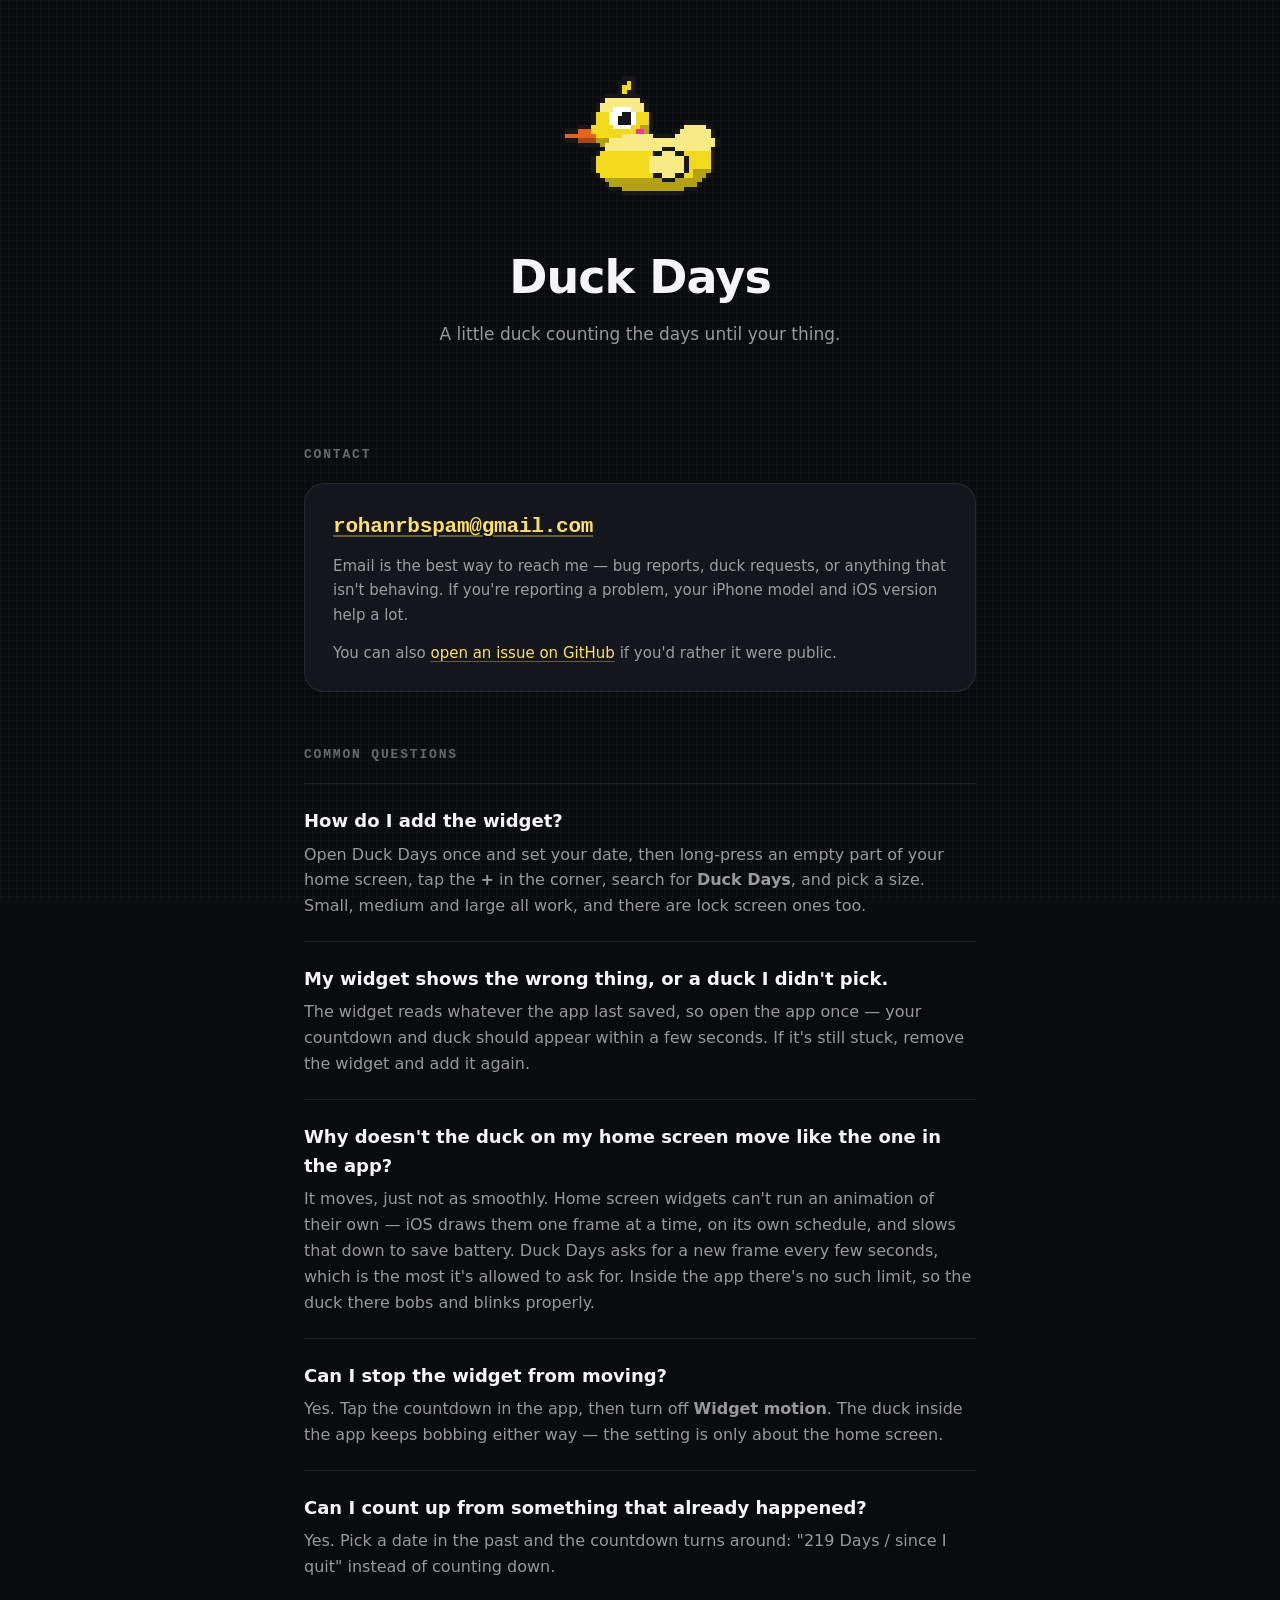
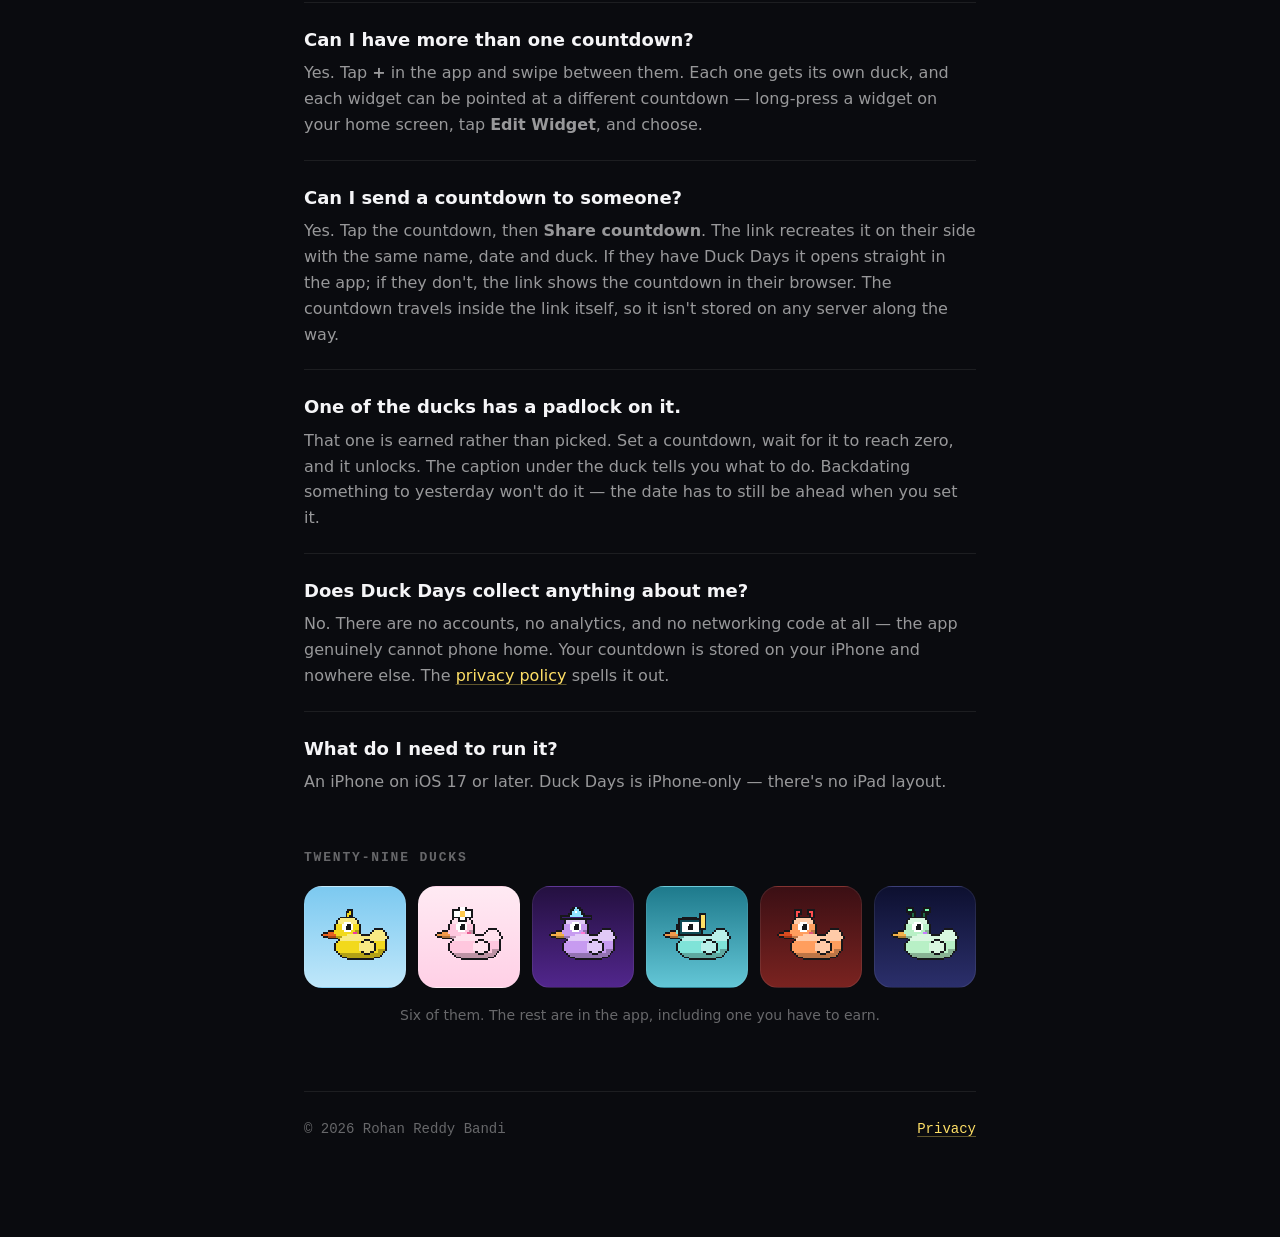
<file: index.html>
<!doctype html>
<html lang="en">
<head>
<meta charset="utf-8">
<meta name="viewport" content="width=device-width, initial-scale=1">
<title>Duck Days — Support</title>
<meta name="description" content="Help and contact for Duck Days, an iPhone countdown app and home screen widget fronted by a pixel-art rubber duck.">
<meta name="color-scheme" content="dark">
<link rel="icon" href="icon.png">
<link rel="apple-touch-icon" href="icon.png">
<link rel="stylesheet" href="style.css">
<link rel="stylesheet" href="ducks/skies.css">
<meta property="og:title" content="Duck Days — Support">
<meta property="og:description" content="Help and contact for Duck Days, the pixel-art duck countdown widget for iPhone.">
<meta property="og:image" content="icon.png">
<meta property="og:type" content="website">
</head>
<body>
<div class="wrap">

<header>
  <img class="duck" src="ducks/classic.svg" alt="Ducky, a pixel-art rubber duck">
  <h1>Duck Days</h1>
  <p class="tagline">A little duck counting the days until your thing.</p>
</header>

<section>
  <h2>Contact</h2>
  <div class="contact">
    <a class="email" href="mailto:rohanrbspam@gmail.com?subject=Duck%20Days%20support">rohanrbspam@gmail.com</a>
    <p>Email is the best way to reach me — bug reports, duck requests, or anything
    that isn't behaving. If you're reporting a problem, your iPhone model and iOS
    version help a lot.</p>
    <p>You can also
    <a href="https://github.com/RohanReddyBandi/DuckDays/issues">open an issue on GitHub</a>
    if you'd rather it were public.</p>
  </div>
</section>

<section class="faq">
  <h2>Common questions</h2>

  <div>
    <h3>How do I add the widget?</h3>
    <p>Open Duck Days once and set your date, then long-press an empty part of
    your home screen, tap the <strong>+</strong> in the corner, search for
    <strong>Duck Days</strong>, and pick a size. Small, medium and large all
    work, and there are lock screen ones too.</p>
  </div>

  <div>
    <h3>My widget shows the wrong thing, or a duck I didn't pick.</h3>
    <p>The widget reads whatever the app last saved, so open the app once — your
    countdown and duck should appear within a few seconds. If it's still stuck,
    remove the widget and add it again.</p>
  </div>

  <div>
    <h3>Why doesn't the duck on my home screen move like the one in the app?</h3>
    <p>It moves, just not as smoothly. Home screen widgets can't run an
    animation of their own — iOS draws them one frame at a time, on its own
    schedule, and slows that down to save battery. Duck Days asks for a new frame
    every few seconds, which is the most it's allowed to ask for. Inside the app
    there's no such limit, so the duck there bobs and blinks properly.</p>
  </div>

  <div>
    <h3>Can I stop the widget from moving?</h3>
    <p>Yes. Tap the countdown in the app, then turn off <strong>Widget
    motion</strong>. The duck inside the app keeps bobbing either way — the
    setting is only about the home screen.</p>
  </div>

  <div>
    <h3>Can I count up from something that already happened?</h3>
    <p>Yes. Pick a date in the past and the countdown turns around: "219 Days /
    since I quit" instead of counting down.</p>
  </div>

  <div>
    <h3>Can I have more than one countdown?</h3>
    <p>Yes. Tap <strong>+</strong> in the app and swipe between them. Each one
    gets its own duck, and each widget can be pointed at a different countdown —
    long-press a widget on your home screen, tap <strong>Edit Widget</strong>,
    and choose.</p>
  </div>

  <div>
    <h3>Can I send a countdown to someone?</h3>
    <p>Yes. Tap the countdown, then <strong>Share countdown</strong>. The
    link recreates it on their side with the same name, date and duck. If they
    have Duck Days it opens straight in the app; if they don't, the link shows
    the countdown in their browser. The countdown travels inside the link
    itself, so it isn't stored on any server along the way.</p>
  </div>

  <div>
    <h3>One of the ducks has a padlock on it.</h3>
    <p>That one is earned rather than picked. Set a countdown, wait for it to
    reach zero, and it unlocks. The caption under the duck tells you what to do.
    Backdating something to yesterday won't do it — the date has to still be
    ahead when you set it.</p>
  </div>

  <div>
    <h3>Does Duck Days collect anything about me?</h3>
    <p>No. There are no accounts, no analytics, and no networking code at all —
    the app genuinely cannot phone home. Your countdown is stored on your iPhone
    and nowhere else. The <a href="privacy.html">privacy policy</a> spells it
    out.</p>
  </div>

  <div>
    <h3>What do I need to run it?</h3>
    <p>An iPhone on iOS 17 or later. Duck Days is iPhone-only — there's no iPad
    layout.</p>
  </div>
</section>

<section>
  <h2>Twenty-nine ducks</h2>
  <div class="ducks">
    <div class="sky-classic"><img src="ducks/classic.svg" alt="Ducky"></div>
    <div class="sky-blossom"><img src="ducks/blossom.svg" alt="Daisy, wearing a flower"></div>
    <div class="sky-arcane"><img src="ducks/arcane.svg" alt="Wizard, in a wizard hat"></div>
    <div class="sky-reef"><img src="ducks/reef.svg" alt="Scuba, in a snorkel"></div>
    <div class="sky-ember"><img src="ducks/ember.svg" alt="Mischief, with horns"></div>
    <div class="sky-cosmos"><img src="ducks/cosmos.svg" alt="Alien, with antennae"></div>
  </div>
  <p style="text-align:center;color:var(--faint);font-size:14px;margin-top:16px">
    Six of them. The rest are in the app, including one you have to earn.</p>
</section>

<footer>
  <span>© 2026 Rohan Reddy Bandi</span>
  <span class="spacer"></span>
  <a href="privacy.html">Privacy</a>
</footer>

</div>
</body>
</html>
</file>
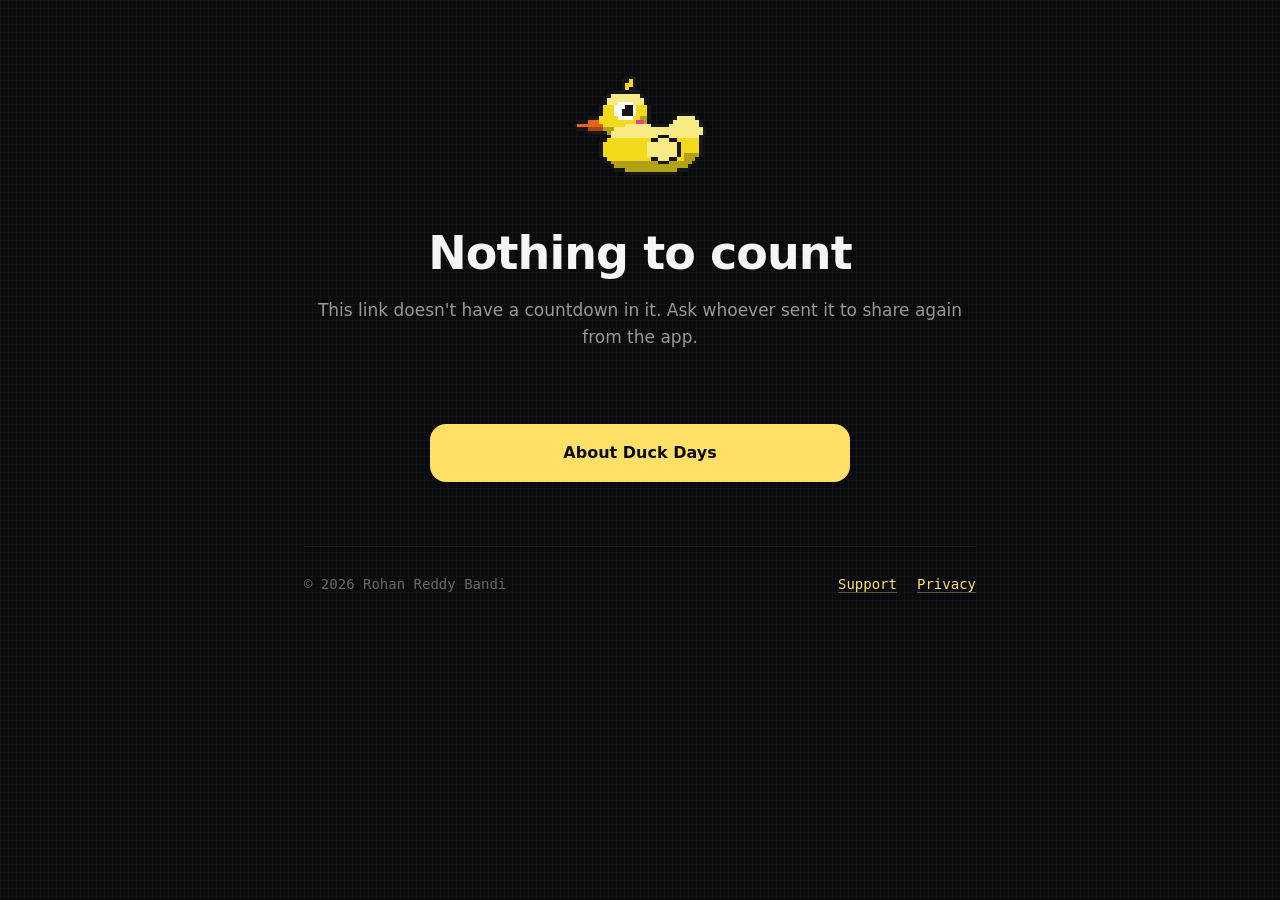
<file: c/index.html>
<!doctype html>
<html lang="en">
<head>
<meta charset="utf-8">
<meta name="viewport" content="width=device-width, initial-scale=1">
<title>A countdown, shared — Duck Days</title>
<meta name="description" content="Someone shared a Duck Days countdown with you.">
<meta name="color-scheme" content="dark">
<meta name="robots" content="noindex">
<link rel="icon" href="../icon.png">
<link rel="apple-touch-icon" href="../icon.png">
<link rel="stylesheet" href="../style.css">
<style>
  .intro {
    text-align: center;
    color: var(--dim);
    font-size: 15px;
    margin: 56px 0 18px;
  }

  /* The medium widget, at its real proportions (338 x 158). */
  .card {
    position: relative;
    width: 100%;
    max-width: 420px;
    aspect-ratio: 338 / 158;
    margin: 0 auto;
    border-radius: 22px;
    overflow: hidden;
    box-shadow: 0 18px 50px rgba(0, 0, 0, 0.45);
  }
  .card canvas { position: absolute; inset: 0; width: 100%; height: 100%; }
  .card .counter {
    position: absolute;
    display: flex;
    flex-direction: column;
    justify-content: center;
    align-items: center;
    text-align: center;
    pointer-events: none;
  }
  .card .count, .card .who { width: 100%; white-space: nowrap; }
  .card .count { font-weight: 800; line-height: 1.12; }
  .card .who {
    font-weight: 600;
    line-height: 1.2;
    white-space: normal;
    display: -webkit-box;
    -webkit-line-clamp: 2;
    -webkit-box-orient: vertical;
    overflow: hidden;
  }

  .f-rounded { font-family: ui-rounded, "SF Pro Rounded", -apple-system, system-ui, sans-serif; }
  .f-serif { font-family: ui-serif, "New York", Georgia, "Times New Roman", serif; }
  .f-monospaced { font-family: ui-monospace, SFMono-Regular, "SF Mono", Menlo, monospace; }
  .f-default { font-family: -apple-system, BlinkMacSystemFont, "Segoe UI", system-ui, sans-serif; }

  .details { text-align: center; margin-top: 26px; }
  .details h1 { font-size: 22px; margin: 0 0 4px; letter-spacing: -0.01em; }
  .details .when { font-family: var(--mono); font-size: 13px; color: var(--dim); }

  .cta { text-align: center; margin: 28px auto 0; max-width: 420px; }
  .cta a.primary {
    display: block;
    background: var(--accent);
    color: #0a0b0f;
    font-weight: 700;
    font-size: 16px;
    padding: 16px;
    border-radius: 16px;
    text-decoration: none;
  }
  .cta p { margin-top: 14px; font-size: 14px; color: var(--dim); }
  #empty { text-align: center; }
  /* Keep the two links together so a narrow phone wraps the pair, not one. */
  footer .links { white-space: nowrap; }
  footer .links a + a { margin-left: 20px; }
</style>
</head>
<body>
<div class="wrap">

<div id="shared" hidden>
  <p class="intro">Someone shared a countdown with you</p>

  <div class="card" id="card" role="img">
    <canvas id="scene"></canvas>
    <div class="counter" id="counter">
      <div class="count" id="count"></div>
      <div class="who" id="who"></div>
    </div>
  </div>

  <div class="details">
    <h1 id="title"></h1>
    <div class="when" id="when"></div>
  </div>

  <div class="cta">
    <a class="primary" id="open" href="#">Add to Duck Days</a>
    <!-- Swap this for the App Store link once the app is live. -->
    <p>Don't have it? <a href="../">Duck Days</a> is a countdown app for iPhone,
    fronted by a pixel-art duck.</p>
  </div>
</div>

<div id="empty" hidden>
  <header>
    <img class="duck" src="../ducks/classic.svg" alt="" style="width:140px">
    <h1>Nothing to count</h1>
    <p class="tagline">This link doesn't have a countdown in it. Ask whoever sent
    it to share again from the app.</p>
  </header>
  <div class="cta"><a class="primary" href="../">About Duck Days</a></div>
</div>

<footer>
  <span>© 2026 Rohan Reddy Bandi</span>
  <span class="spacer"></span>
  <span class="links"><a href="../">Support</a><a href="../privacy.html">Privacy</a></span>
</footer>

</div>

<script>
// The payload lives in the fragment, which browsers never send to the server.
// That is deliberate: this page is served by GitHub and a shared countdown's
// title should not turn up in anybody's access log. Everything below runs on
// the reader's own device against text that never left it.
(function () {
  "use strict";

  function decode(fragment) {
    var b64 = fragment.replace(/-/g, "+").replace(/_/g, "/");
    while (b64.length % 4) { b64 += "="; }
    var binary = atob(b64);
    var bytes = new Uint8Array(binary.length);
    for (var i = 0; i < binary.length; i++) { bytes[i] = binary.charCodeAt(i); }
    return JSON.parse(new TextDecoder("utf-8").decode(bytes));
  }

  // ---- phrasing: mirrors CountdownPhrasing in Shared/Countdown.swift --------

  function startOfDay(d) {
    return new Date(d.getFullYear(), d.getMonth(), d.getDate()).getTime();
  }

  function dayHeadline(days) {
    var n = Math.abs(days);
    if (n === 0) { return "TODAY"; }
    return n === 1 ? "1 Day" : n + " Days";
  }

  // Same rules as CountdownEvent.remaining: 5-second steps, rounded up while
  // counting down and down once past, and held at zero for the first minute
  // after the moment before counting up begins.
  var STEP = 5, GRACE = 60;
  function stepped(ms) {
    var raw = ms / 1000;
    if (raw <= 0 && raw > -GRACE) { return { total: 0, past: false }; }
    var steps = raw > 0 ? Math.ceil((raw - 0.01) / STEP)
                        : Math.floor((-raw + 0.01) / STEP);
    return { total: steps * STEP, past: raw < 0 };
  }

  // A smaller unit that reads zero is dropped: "1 Min", not "1 Min 0 Sec".
  function minuteHeadline(total) {
    var d = Math.floor(total / 86400);
    var h = Math.floor((total % 86400) / 3600);
    var m = Math.floor((total % 3600) / 60);
    var sec = total % 60;
    if (d > 0) { return d === 1 ? "1 Day" : d + " Days"; }
    if (h > 0) {
      var hours = h + " " + (h === 1 ? "Hr" : "Hrs");
      return m === 0 ? hours : hours + " " + m + " Min";
    }
    if (m > 0) { return sec === 0 ? m + " Min" : m + " Min " + sec + " Sec"; }
    if (sec > 0) { return sec + " Sec"; }
    return "NOW";
  }

  function phrase(wire) {
    var target = new Date(wire.d * 1000);
    var now = new Date();
    if (wire.p === "min") {
      var left = stepped(target - now);
      var tail = left.total === 0 ? "it's " + wire.t + "!"
               : (left.past ? "since " + wire.t : "until " + wire.t);
      return { head: minuteHeadline(left.total), tail: tail };
    }
    var days = Math.round((startOfDay(target) - startOfDay(now)) / 86400000);
    return {
      head: dayHeadline(days),
      tail: days === 0 ? "it's " + wire.t + "!"
          : (days > 0 ? "until " + wire.t : "since " + wire.t),
    };
  }

  // ---- the scene: CountdownScene.medium, drawn from the app's own sprites --
  //
  // Every number here is the Swift one: DuckPond(waterLine: 0.76, duckWidth:
  // 0.34, duckCenterX: 0.24, submersion: 0.12, placement: .medium), the
  // counter column at 0.55 of the width with a 5-unit trailing inset, and type
  // at 0.316 / 0.0962 of the height. Change them in Swift, change them here.

  var SPRITE_COLS = 38, SPRITE_ROWS = 32;
  var MEDIUM_STARS = [[0.515, 0.125, false], [0.595, 0.085, true],
                      [0.86, 0.11, false], [0.945, 0.07, false],
                      [0.06, 0.57, true], [0.05, 0.69, false]];
  var RIPPLES = [[[4, 5], [21, 3]], [[12, 3], [28, 5]], [[2, 4], [17, 5]]];

  function sprite(grid, palette, override) {
    var h = grid.length, w = grid[0].length;
    var c = document.createElement("canvas");
    c.width = w; c.height = h;
    var g = c.getContext("2d");
    for (var y = 0; y < h; y++) {
      for (var x = 0; x < w; x++) {
        var t = grid[y][x];
        var col = (override && override[t]) || palette[t];
        if (t === "." || !col) { continue; }
        g.fillStyle = col;
        g.fillRect(x, y, 1, 1);
      }
    }
    return c;
  }

  function clamp(centre, size, limit, unit) {
    return Math.min(Math.max(centre, size / 2 + unit), limit - size / 2 - unit);
  }

  function easeInOut(p) { return p < 0.5 ? 2 * p * p : 1 - Math.pow(-2 * p + 2, 2) / 2; }

  var state = null;   // { wire, style, decor, sprites, raf, ticker }

  function layout() {
    var card = document.getElementById("card");
    var W = card.clientWidth, H = card.clientHeight;
    var unit = Math.max(1, Math.round(W * 0.34 / SPRITE_COLS));
    var surface = Math.round(H * 0.76 / unit) * unit;
    return { W: W, H: H, unit: unit, surface: surface, depth: Math.max(0, H - surface) };
  }

  function draw(time) {
    var s = state; if (!s) { return; }
    var L = layout(), W = L.W, H = L.H, u = L.unit, style = s.style;
    var canvas = document.getElementById("scene");
    var dpr = window.devicePixelRatio || 1;
    if (canvas.width !== Math.round(W * dpr)) {
      canvas.width = Math.round(W * dpr); canvas.height = Math.round(H * dpr);
    }
    var g = canvas.getContext("2d");
    g.setTransform(dpr, 0, 0, dpr, 0, 0);
    g.imageSmoothingEnabled = false;
    g.clearRect(0, 0, W, H);

    // sky
    var sky = g.createLinearGradient(0, 0, 0, H);
    sky.addColorStop(0, style.skyTop); sky.addColorStop(1, style.skyBottom);
    g.fillStyle = sky; g.fillRect(0, 0, W, H);

    // sun or moon
    var sun = style.night ? s.sprites.moon : s.sprites.sun;
    var sunW = u * sun.width, sunH = u * sun.height;
    g.drawImage(sun, clamp(W * 0.095, sunW, W, u) - sunW / 2, H * 0.17 - sunH / 2, sunW, sunH);

    // stars
    if (style.night) {
      MEDIUM_STARS.forEach(function (st) {
        var img = st[2] ? s.sprites.starBig : s.sprites.star;
        var size = u * img.width;
        g.drawImage(img, clamp(W * st[0], size, W, u) - size / 2, H * st[1] - size / 2, size, size);
      });
    }

    // water
    var water = g.createLinearGradient(0, L.surface, 0, H);
    water.addColorStop(0, style.water); water.addColorStop(1, style.waterDeep);
    g.fillStyle = water; g.fillRect(0, L.surface, W, L.depth);

    // waterline: the wave tile repeated, bottom row one unit under the surface
    var wave = s.sprites.wave, tileW = wave.width, waveRows = wave.height;
    var tiles = Math.max(4, Math.round(W / u / tileW));
    var stripW = u * tiles * tileW, stripH = u * waveRows;
    var stripTop = L.surface - stripH / 2 + u - stripH / 2;
    for (var i = 0; i < tiles; i++) {
      g.drawImage(wave, W / 2 - stripW / 2 + i * tileW * u, stripTop, tileW * u, stripH);
    }

    // ripples, shimmering like the app's 2.6s ease
    var shimmer = easeInOut(Math.abs(((time / 2600) % 2) - 1));
    g.fillStyle = "rgba(255,255,255," + (0.16 + 0.10 * shimmer).toFixed(3) + ")";
    var rows = Math.min(3, Math.max(0, Math.floor(L.depth / (u * 5))));
    for (var r = 0; r < rows; r++) {
      RIPPLES[r % RIPPLES.length].forEach(function (d) {
        if (d[0] + d[1] < W / u) {
          g.fillRect(u * d[0], L.surface + u * (r * 5 + 2) - u / 2, u * d[1], u);
        }
      });
    }

    // duck: AnimatedDuck's 2.1s bob and a 0.15s blink every 3.6s
    var duckW = u * SPRITE_COLS, duckH = u * SPRITE_ROWS;
    var p = easeInOut(Math.abs(((time / 2100) % 2) - 1));
    var angle = (-1.8 + 3.6 * p) * Math.PI / 180;
    var dy = u * 0.9 - u * 1.8 * p;
    var blinking = (time % 3600) < 150;
    var cx = W * 0.24, cy = L.surface - duckH / 2 + duckH * 0.12 + dy;
    g.save();
    g.translate(cx, cy); g.rotate(angle);
    g.drawImage(blinking ? s.sprites.blink : s.sprites.duck, -duckW / 2, -duckH / 2, duckW, duckH);
    g.restore();

    s.raf = requestAnimationFrame(draw);
  }

  // Type sits over the canvas as real text, so it renders in the same system
  // faces as the app instead of a canvas approximation.
  function placeType() {
    var s = state; if (!s) { return; }
    var L = layout(), style = s.style, words = phrase(s.wire);
    var box = document.getElementById("counter");
    var colW = L.W * 0.55;
    box.style.left = (L.W - L.unit * 5 - colW) + "px";
    box.style.width = colW + "px";
    box.style.top = "0px";
    box.style.height = L.surface + "px";
    box.className = "counter f-" + style.font;
    box.style.color = style.ink;
    box.style.textShadow = "0 1px 0 " + (style.night ? "rgba(0,0,0,.45)" : "rgba(255,255,255,.45)");

    var count = document.getElementById("count");
    var who = document.getElementById("who");
    count.textContent = words.head;
    who.textContent = style.upper ? words.tail.toUpperCase() : words.tail;
    who.style.letterSpacing = style.upper ? "0.6px" : "0";

    // minimumScaleFactor: shrink only as far as the app lets each line shrink.
    var base = 0.316 * L.H;
    count.style.fontSize = base + "px";
    for (var k = 1; k >= 0.4 && count.scrollWidth > colW + 0.5; k -= 0.02) {
      count.style.fontSize = (base * k) + "px";
    }
    var cap = 0.0962 * L.H;
    who.style.fontSize = cap + "px";
    for (var j = 1; j >= 0.55 && who.scrollHeight > who.clientHeight + 0.5; j -= 0.03) {
      who.style.fontSize = (cap * j) + "px";
    }
    document.getElementById("card").setAttribute("aria-label",
      words.head + " " + words.tail + ", with " + style.name + " the duck");
  }

  function show(id) { document.getElementById(id).hidden = false; }
  var cached = null;

  // Re-run on hashchange as well as on load. Opening one shared link and then
  // another only swaps the fragment, which does not reload the page.
  function boot() {
    if (state) { cancelAnimationFrame(state.raf); clearInterval(state.ticker); state = null; }
    document.getElementById("shared").hidden = true;
    document.getElementById("empty").hidden = true;

    var fragment = location.hash.slice(1);
    if (!fragment) { show("empty"); return; }
    var wire;
    try { wire = decode(fragment); } catch (e) { show("empty"); return; }
    if (!wire || typeof wire.t !== "string" || !wire.t || !isFinite(wire.d)) {
      show("empty"); return;
    }

    function start(data) {
      var style = data.styles[wire.s] || data.styles.classic;
      state = {
        wire: wire, style: style, raf: 0, ticker: 0,
        sprites: {
          duck: sprite(style.rows, style.palette),
          blink: sprite(style.blinkRows.length ? style.blinkRows : style.rows, style.palette),
          sun: sprite(data.decor.sun, style.palette),
          moon: sprite(data.decor.moon, style.palette),
          star: sprite(data.decor.star, style.palette),
          starBig: sprite(data.decor.starBig, style.palette),
          wave: sprite(data.decor.wave, style.palette, { w: style.water }),
        },
      };
      var target = new Date(wire.d * 1000);
      document.getElementById("title").textContent = wire.t;
      document.getElementById("when").textContent = target.toLocaleDateString(undefined,
        wire.p === "min"
          ? { weekday: "short", day: "numeric", month: "short", year: "numeric",
              hour: "numeric", minute: "2-digit" }
          : { weekday: "short", day: "numeric", month: "short", year: "numeric" });
      document.getElementById("open").href = "duckdays://add#" + fragment;
      document.title = wire.t + " — Duck Days";
      show("shared");
      placeType();
      // Day countdowns change at midnight, minute ones every 5 seconds.
      state.ticker = setInterval(placeType, 1000);
      state.raf = requestAnimationFrame(draw);
    }

    if (cached) { start(cached); return; }
    fetch("../ducks/styles.json")
      .then(function (r) { return r.json(); })
      .then(function (data) { cached = data; start(data); })
      .catch(function () { show("empty"); });
  }

  window.addEventListener("hashchange", boot);
  window.addEventListener("resize", placeType);
  boot();
}());
</script>
</body>
</html>
</file>
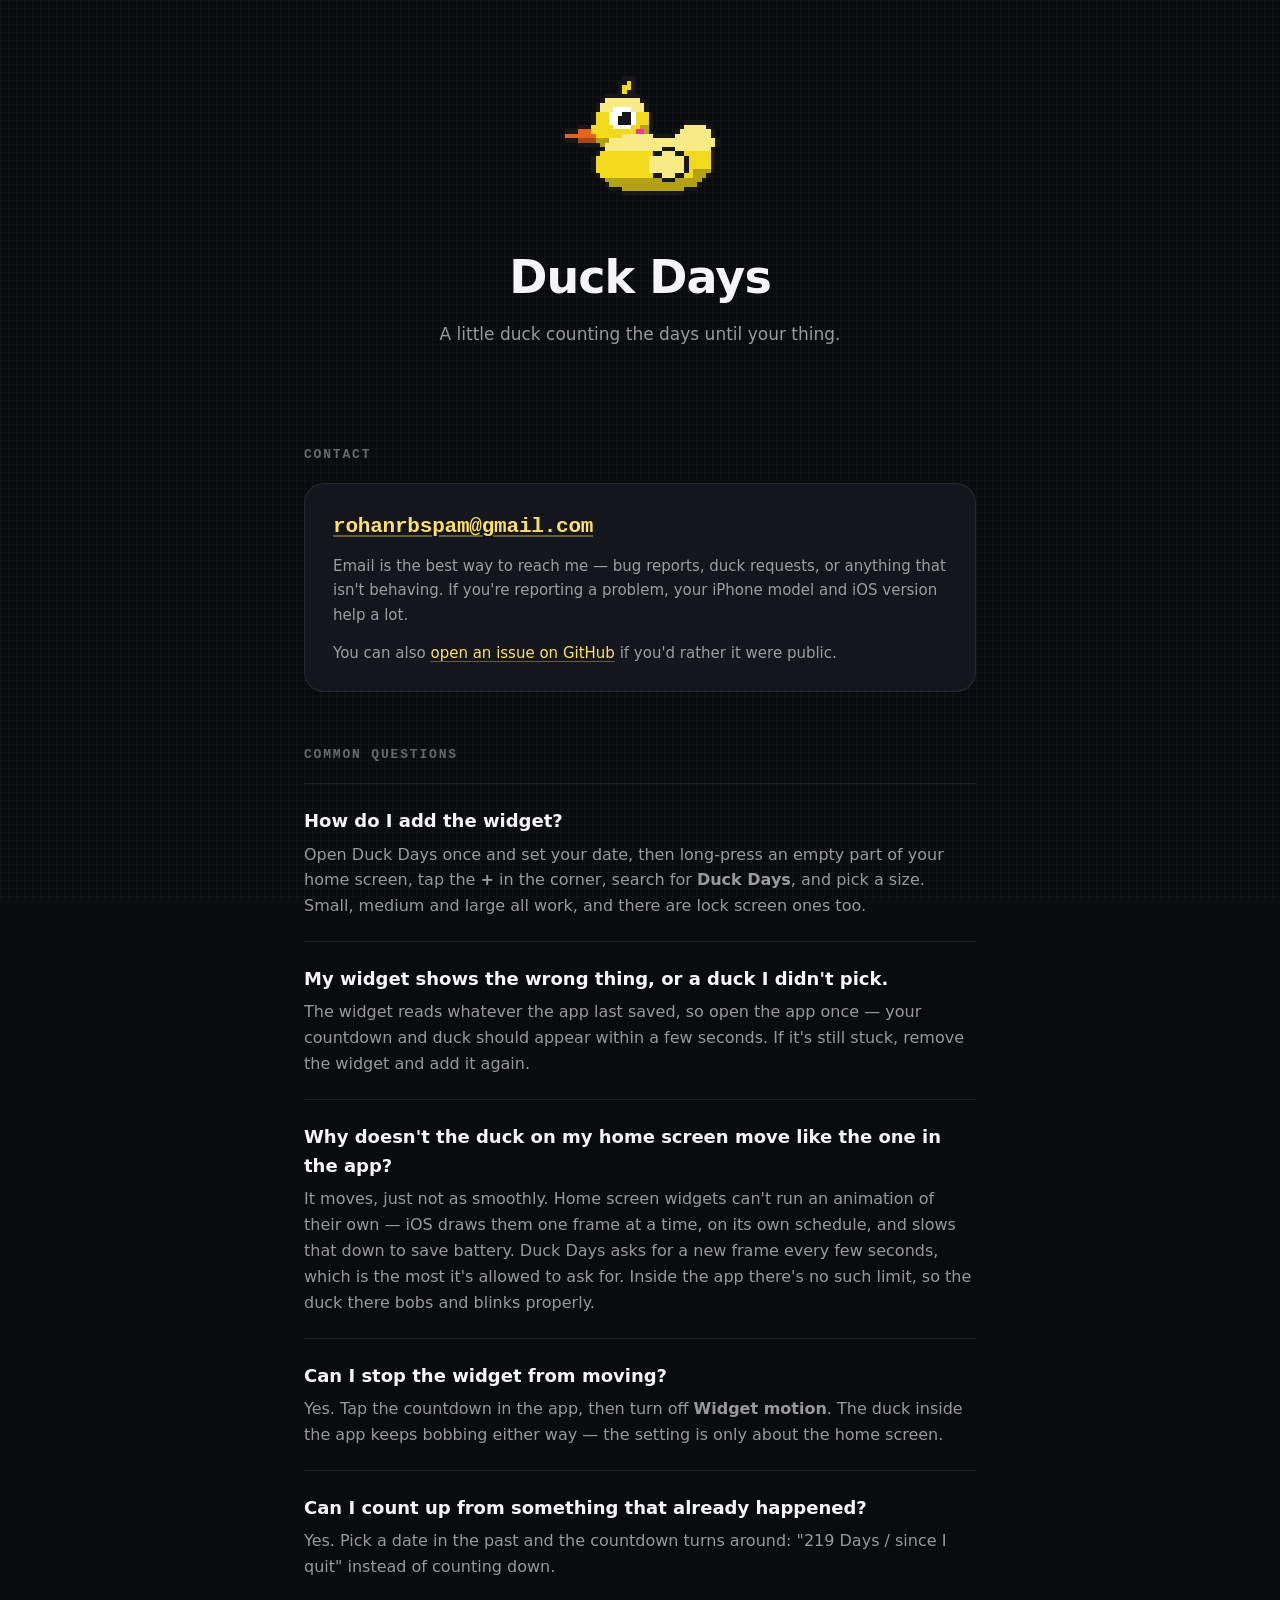
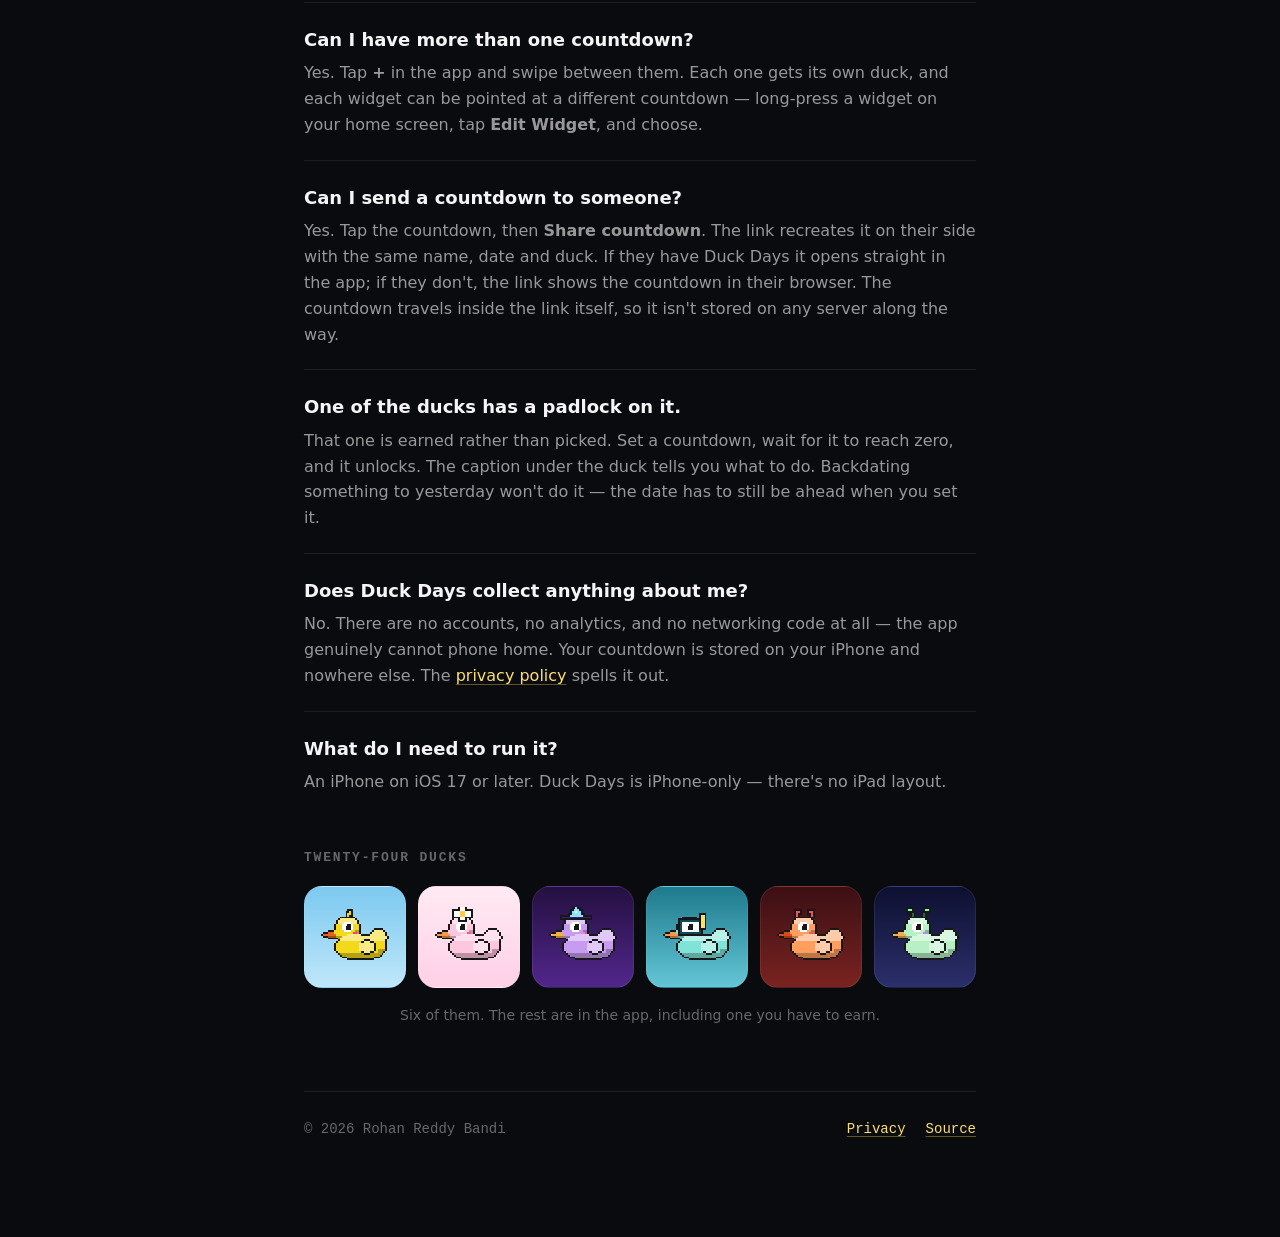
<file: docs/index.html>
<!doctype html>
<html lang="en">
<head>
<meta charset="utf-8">
<meta name="viewport" content="width=device-width, initial-scale=1">
<title>Duck Days — Support</title>
<meta name="description" content="Help and contact for Duck Days, an iPhone countdown app and home screen widget fronted by a pixel-art rubber duck.">
<meta name="color-scheme" content="dark">
<link rel="icon" href="icon.png">
<link rel="apple-touch-icon" href="icon.png">
<link rel="stylesheet" href="style.css">
<link rel="stylesheet" href="ducks/skies.css">
<meta property="og:title" content="Duck Days — Support">
<meta property="og:description" content="Help and contact for Duck Days, the pixel-art duck countdown widget for iPhone.">
<meta property="og:image" content="icon.png">
<meta property="og:type" content="website">
</head>
<body>
<div class="wrap">

<header>
  <img class="duck" src="ducks/classic.svg" alt="Ducky, a pixel-art rubber duck">
  <h1>Duck Days</h1>
  <p class="tagline">A little duck counting the days until your thing.</p>
</header>

<section>
  <h2>Contact</h2>
  <div class="contact">
    <a class="email" href="mailto:rohanrbspam@gmail.com?subject=Duck%20Days%20support">rohanrbspam@gmail.com</a>
    <p>Email is the best way to reach me — bug reports, duck requests, or anything
    that isn't behaving. If you're reporting a problem, your iPhone model and iOS
    version help a lot.</p>
    <p>You can also
    <a href="https://github.com/RohanReddyBandi/DuckDays/issues">open an issue on GitHub</a>
    if you'd rather it were public.</p>
  </div>
</section>

<section class="faq">
  <h2>Common questions</h2>

  <div>
    <h3>How do I add the widget?</h3>
    <p>Open Duck Days once and set your date, then long-press an empty part of
    your home screen, tap the <strong>+</strong> in the corner, search for
    <strong>Duck Days</strong>, and pick a size. Small, medium and large all
    work, and there are lock screen ones too.</p>
  </div>

  <div>
    <h3>My widget shows the wrong thing, or a duck I didn't pick.</h3>
    <p>The widget reads whatever the app last saved, so open the app once — your
    countdown and duck should appear within a few seconds. If it's still stuck,
    remove the widget and add it again.</p>
  </div>

  <div>
    <h3>Why doesn't the duck on my home screen move like the one in the app?</h3>
    <p>It moves, just not as smoothly. Home screen widgets can't run an
    animation of their own — iOS draws them one frame at a time, on its own
    schedule, and slows that down to save battery. Duck Days asks for a new frame
    every few seconds, which is the most it's allowed to ask for. Inside the app
    there's no such limit, so the duck there bobs and blinks properly.</p>
  </div>

  <div>
    <h3>Can I stop the widget from moving?</h3>
    <p>Yes. Tap the countdown in the app, then turn off <strong>Widget
    motion</strong>. The duck inside the app keeps bobbing either way — the
    setting is only about the home screen.</p>
  </div>

  <div>
    <h3>Can I count up from something that already happened?</h3>
    <p>Yes. Pick a date in the past and the countdown turns around: "219 Days /
    since I quit" instead of counting down.</p>
  </div>

  <div>
    <h3>Can I have more than one countdown?</h3>
    <p>Yes. Tap <strong>+</strong> in the app and swipe between them. Each one
    gets its own duck, and each widget can be pointed at a different countdown —
    long-press a widget on your home screen, tap <strong>Edit Widget</strong>,
    and choose.</p>
  </div>

  <div>
    <h3>Can I send a countdown to someone?</h3>
    <p>Yes. Tap the countdown, then <strong>Share countdown</strong>. The
    link recreates it on their side with the same name, date and duck. If they
    have Duck Days it opens straight in the app; if they don't, the link shows
    the countdown in their browser. The countdown travels inside the link
    itself, so it isn't stored on any server along the way.</p>
  </div>

  <div>
    <h3>One of the ducks has a padlock on it.</h3>
    <p>That one is earned rather than picked. Set a countdown, wait for it to
    reach zero, and it unlocks. The caption under the duck tells you what to do.
    Backdating something to yesterday won't do it — the date has to still be
    ahead when you set it.</p>
  </div>

  <div>
    <h3>Does Duck Days collect anything about me?</h3>
    <p>No. There are no accounts, no analytics, and no networking code at all —
    the app genuinely cannot phone home. Your countdown is stored on your iPhone
    and nowhere else. The <a href="privacy.html">privacy policy</a> spells it
    out.</p>
  </div>

  <div>
    <h3>What do I need to run it?</h3>
    <p>An iPhone on iOS 17 or later. Duck Days is iPhone-only — there's no iPad
    layout.</p>
  </div>
</section>

<section>
  <h2>Twenty-four ducks</h2>
  <div class="ducks">
    <div class="sky-classic"><img src="ducks/classic.svg" alt="Ducky"></div>
    <div class="sky-blossom"><img src="ducks/blossom.svg" alt="Daisy, wearing a flower"></div>
    <div class="sky-arcane"><img src="ducks/arcane.svg" alt="Wizard, in a wizard hat"></div>
    <div class="sky-reef"><img src="ducks/reef.svg" alt="Scuba, in a snorkel"></div>
    <div class="sky-ember"><img src="ducks/ember.svg" alt="Mischief, with horns"></div>
    <div class="sky-cosmos"><img src="ducks/cosmos.svg" alt="Alien, with antennae"></div>
  </div>
  <p style="text-align:center;color:var(--faint);font-size:14px;margin-top:16px">
    Six of them. The rest are in the app, including one you have to earn.</p>
</section>

<footer>
  <span>© 2026 Rohan Reddy Bandi</span>
  <span class="spacer"></span>
  <a href="privacy.html">Privacy</a>
  <a href="https://github.com/RohanReddyBandi/DuckDays">Source</a>
</footer>

</div>
</body>
</html>
</file>
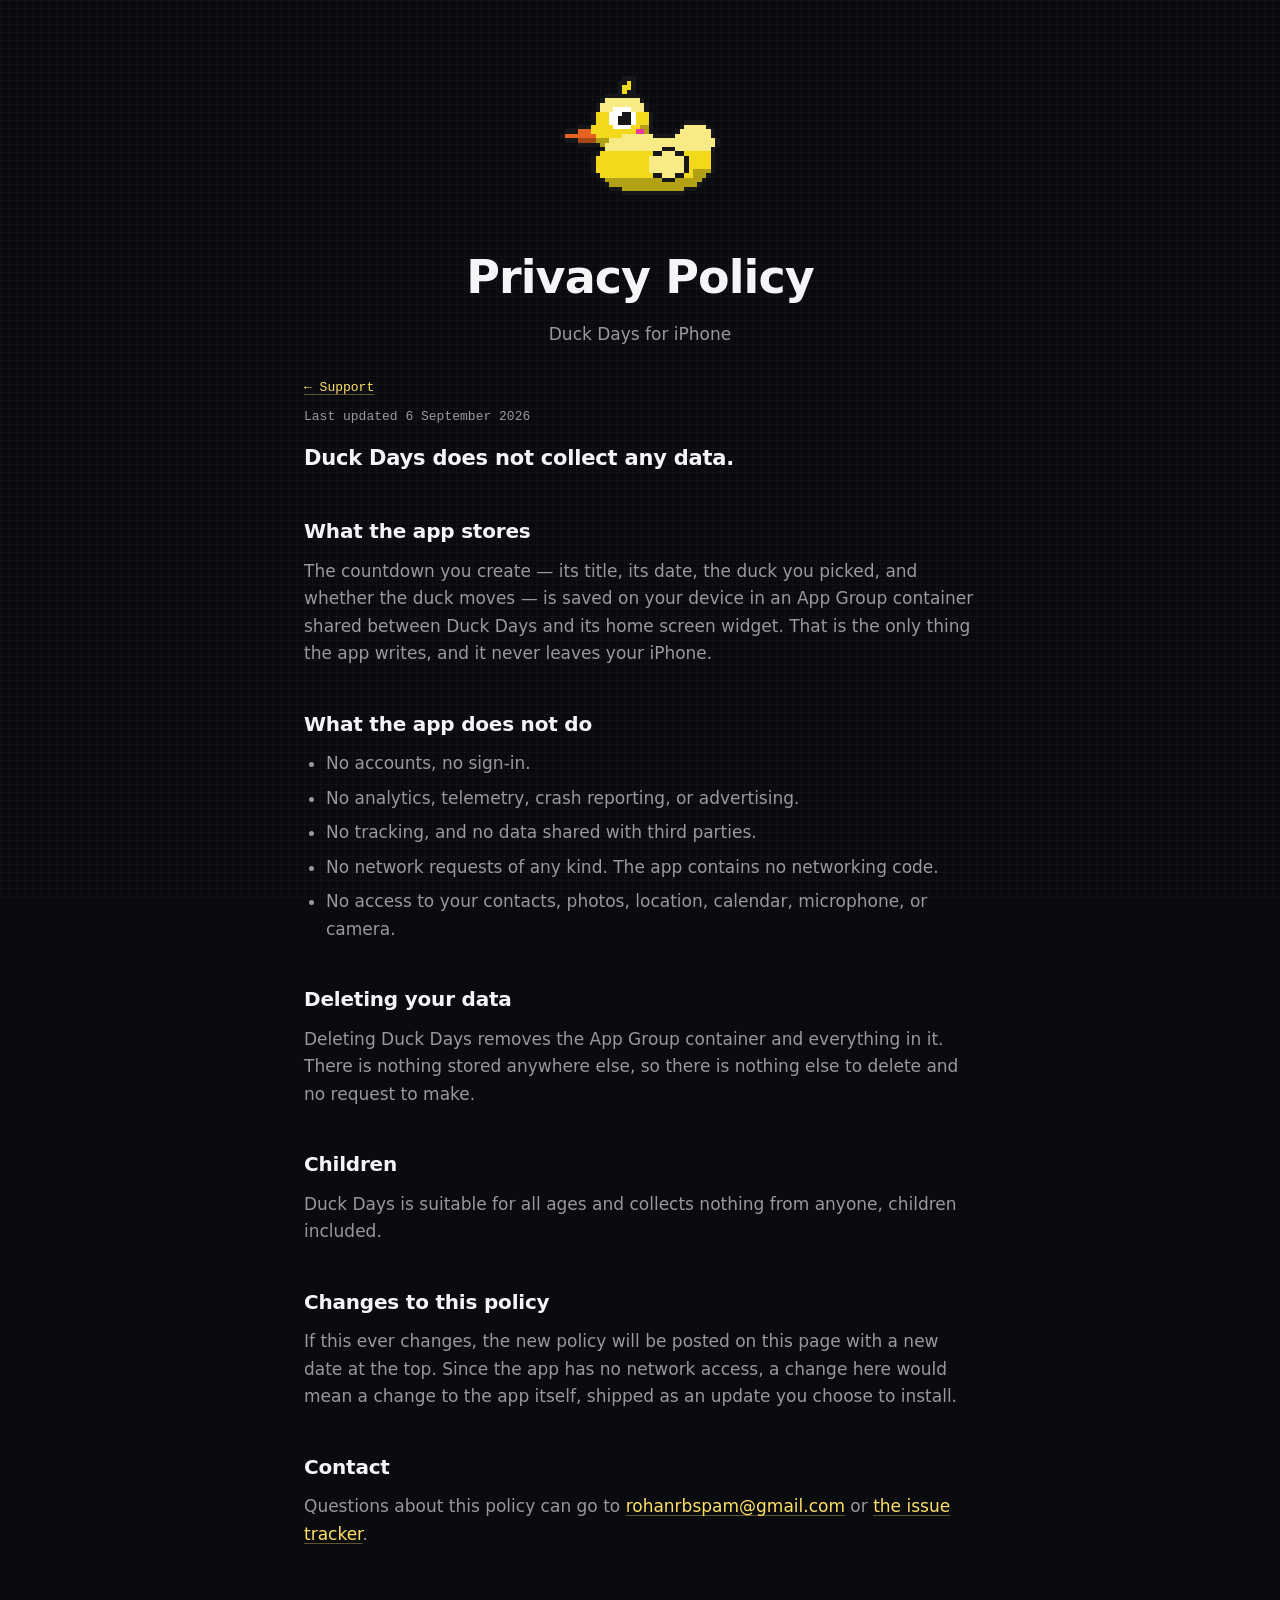
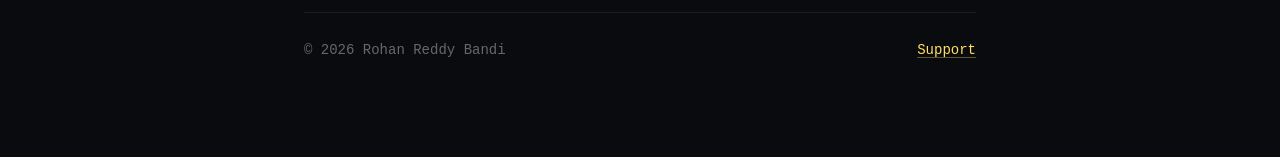
<file: privacy.html>
<!doctype html>
<html lang="en">
<head>
<meta charset="utf-8">
<meta name="viewport" content="width=device-width, initial-scale=1">
<title>Duck Days — Privacy Policy</title>
<meta name="description" content="Duck Days does not collect any data. The full privacy policy for the Duck Days iPhone app.">
<meta name="color-scheme" content="dark">
<link rel="icon" href="icon.png">
<link rel="apple-touch-icon" href="icon.png">
<link rel="stylesheet" href="style.css">
<meta property="og:title" content="Duck Days — Privacy Policy">
<meta property="og:description" content="Duck Days does not collect any data.">
<meta property="og:image" content="icon.png">
<meta property="og:type" content="website">
</head>
<body>
<div class="wrap prose">

<header style="padding-bottom:24px">
  <img class="duck" src="ducks/classic.svg" alt="Ducky, a pixel-art rubber duck">
  <h1>Privacy Policy</h1>
  <p class="tagline">Duck Days for iPhone</p>
</header>

<a class="back" href="index.html">← Support</a>
<p class="updated">Last updated 6 September 2026</p>

<p class="lede">Duck Days does not collect any data.</p>

<h2>What the app stores</h2>
<p>The countdown you create — its title, its date, the duck you picked, and
whether the duck moves — is saved on your device in an App Group container
shared between Duck Days and its home screen widget. That is the only thing the
app writes, and it never leaves your iPhone.</p>

<h2>What the app does not do</h2>
<ul>
  <li>No accounts, no sign-in.</li>
  <li>No analytics, telemetry, crash reporting, or advertising.</li>
  <li>No tracking, and no data shared with third parties.</li>
  <li>No network requests of any kind. The app contains no networking code.</li>
  <li>No access to your contacts, photos, location, calendar, microphone, or camera.</li>
</ul>

<h2>Deleting your data</h2>
<p>Deleting Duck Days removes the App Group container and everything in it.
There is nothing stored anywhere else, so there is nothing else to delete and no
request to make.</p>

<h2>Children</h2>
<p>Duck Days is suitable for all ages and collects nothing from anyone, children
included.</p>

<h2>Changes to this policy</h2>
<p>If this ever changes, the new policy will be posted on this page with a new
date at the top. Since the app has no network access, a change here would mean a
change to the app itself, shipped as an update you choose to install.</p>

<h2>Contact</h2>
<p>Questions about this policy can go to
<a href="mailto:rohanrbspam@gmail.com?subject=Duck%20Days%20privacy">rohanrbspam@gmail.com</a>
or
<a href="https://github.com/RohanReddyBandi/DuckDays/issues">the issue tracker</a>.</p>

<footer>
  <span>© 2026 Rohan Reddy Bandi</span>
  <span class="spacer"></span>
  <a href="index.html">Support</a>
</footer>

</div>
</body>
</html>
</file>
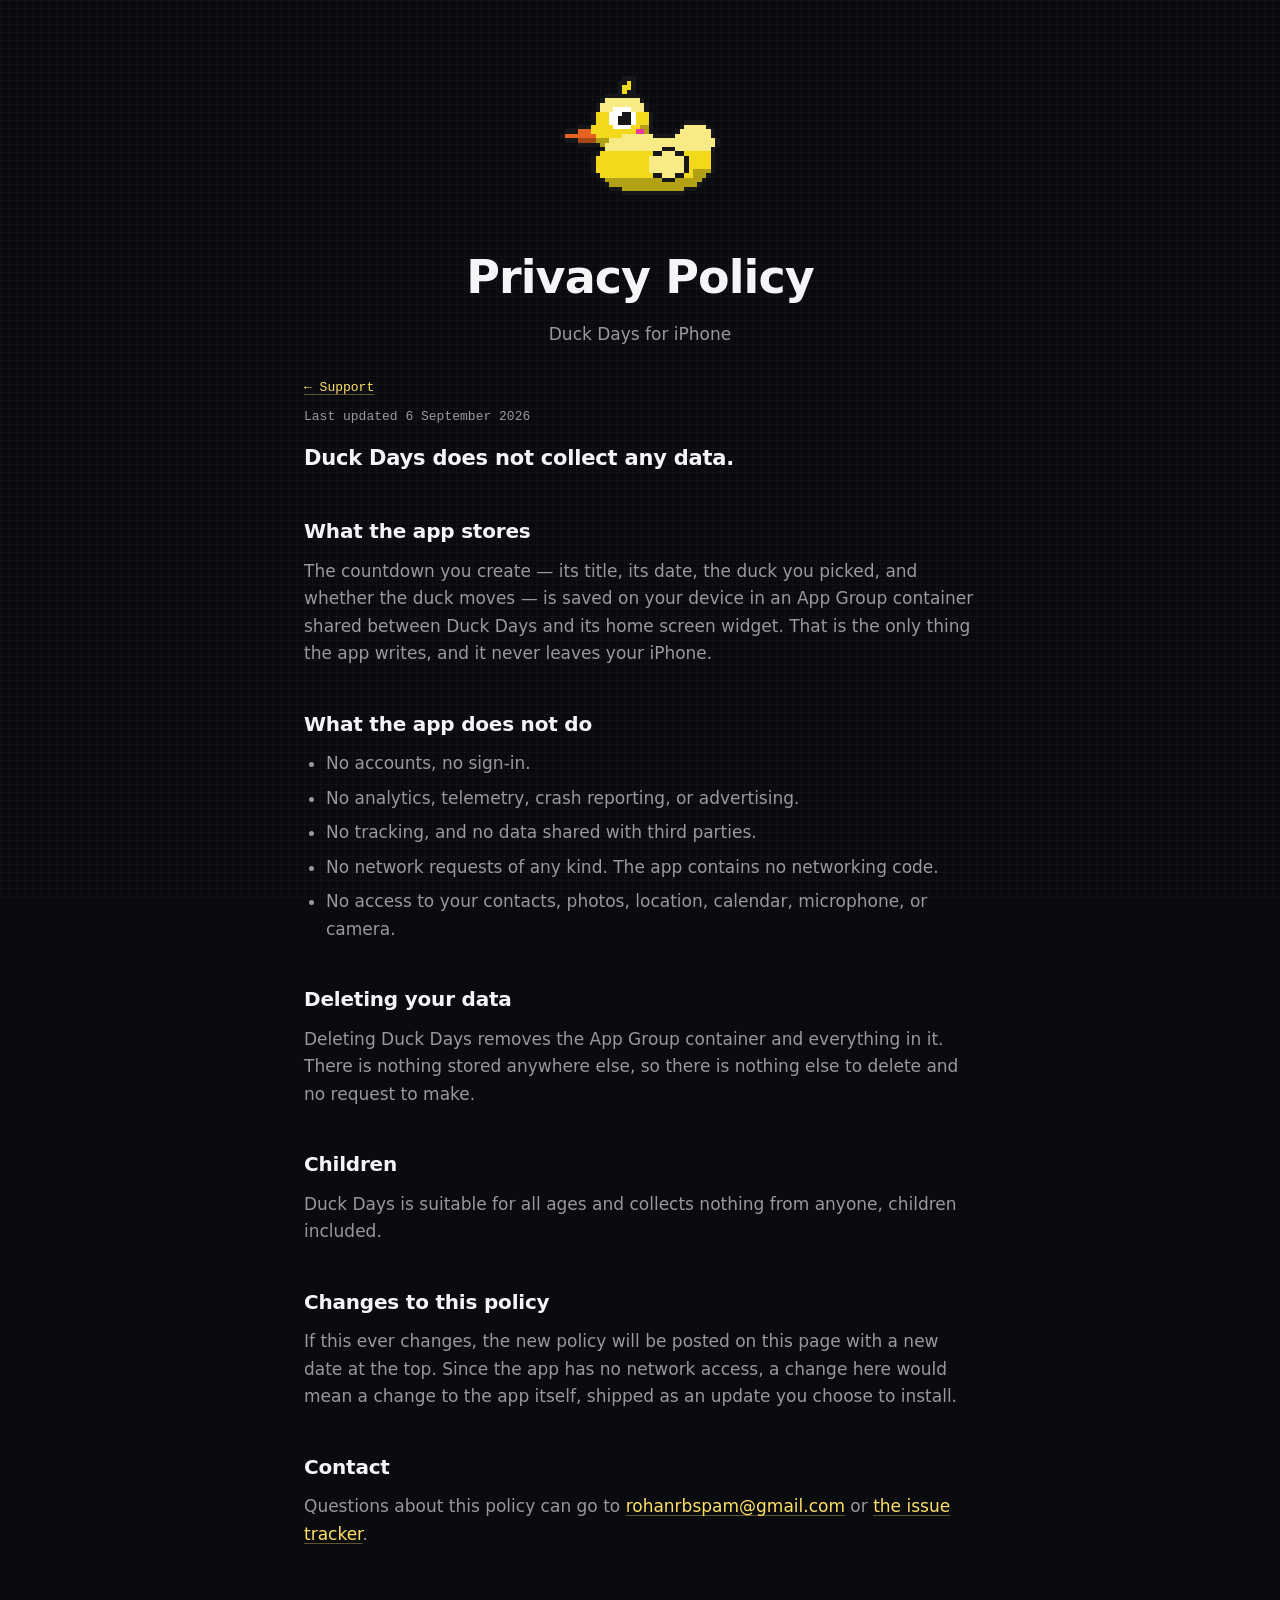
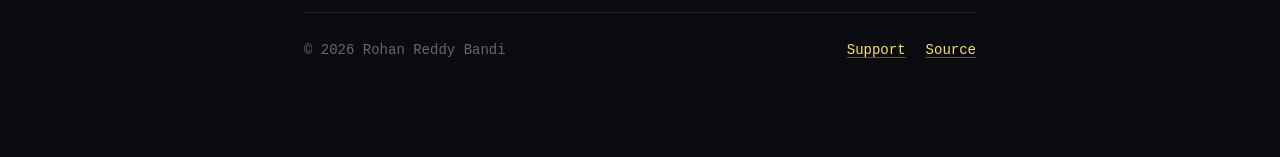
<file: docs/privacy.html>
<!doctype html>
<html lang="en">
<head>
<meta charset="utf-8">
<meta name="viewport" content="width=device-width, initial-scale=1">
<title>Duck Days — Privacy Policy</title>
<meta name="description" content="Duck Days does not collect any data. The full privacy policy for the Duck Days iPhone app.">
<meta name="color-scheme" content="dark">
<link rel="icon" href="icon.png">
<link rel="apple-touch-icon" href="icon.png">
<link rel="stylesheet" href="style.css">
<meta property="og:title" content="Duck Days — Privacy Policy">
<meta property="og:description" content="Duck Days does not collect any data.">
<meta property="og:image" content="icon.png">
<meta property="og:type" content="website">
</head>
<body>
<div class="wrap prose">

<header style="padding-bottom:24px">
  <img class="duck" src="ducks/classic.svg" alt="Ducky, a pixel-art rubber duck">
  <h1>Privacy Policy</h1>
  <p class="tagline">Duck Days for iPhone</p>
</header>

<a class="back" href="index.html">← Support</a>
<p class="updated">Last updated 6 September 2026</p>

<p class="lede">Duck Days does not collect any data.</p>

<h2>What the app stores</h2>
<p>The countdown you create — its title, its date, the duck you picked, and
whether the duck moves — is saved on your device in an App Group container
shared between Duck Days and its home screen widget. That is the only thing the
app writes, and it never leaves your iPhone.</p>

<h2>What the app does not do</h2>
<ul>
  <li>No accounts, no sign-in.</li>
  <li>No analytics, telemetry, crash reporting, or advertising.</li>
  <li>No tracking, and no data shared with third parties.</li>
  <li>No network requests of any kind. The app contains no networking code.</li>
  <li>No access to your contacts, photos, location, calendar, microphone, or camera.</li>
</ul>

<h2>Deleting your data</h2>
<p>Deleting Duck Days removes the App Group container and everything in it.
There is nothing stored anywhere else, so there is nothing else to delete and no
request to make.</p>

<h2>Children</h2>
<p>Duck Days is suitable for all ages and collects nothing from anyone, children
included.</p>

<h2>Changes to this policy</h2>
<p>If this ever changes, the new policy will be posted on this page with a new
date at the top. Since the app has no network access, a change here would mean a
change to the app itself, shipped as an update you choose to install.</p>

<h2>Contact</h2>
<p>Questions about this policy can go to
<a href="mailto:rohanrbspam@gmail.com?subject=Duck%20Days%20privacy">rohanrbspam@gmail.com</a>
or
<a href="https://github.com/RohanReddyBandi/DuckDays/issues">the issue tracker</a>.</p>

<footer>
  <span>© 2026 Rohan Reddy Bandi</span>
  <span class="spacer"></span>
  <a href="index.html">Support</a>
  <a href="https://github.com/RohanReddyBandi/DuckDays">Source</a>
</footer>

</div>
</body>
</html>
</file>
<file: style.css>
/* Duck Days support site.
   The app is dark-only and pixel-art fronted, so the site is too: near-black
   ground, one yellow accent, rounded sans for language and monospace only for
   data. Same rule as the app — retro personality comes from the artwork, not
   from styling every label like a terminal. */

:root {
  --ground: #0a0b0f;
  --raised: #14161d;
  --line: rgba(255, 255, 255, 0.08);
  --ink: #f5f5f7;
  --dim: rgba(255, 255, 255, 0.58);
  --faint: rgba(255, 255, 255, 0.38);
  --accent: #ffe066;
  --sky-top: #7cc9f0;
  --sky-bottom: #bfe7fa;
  --sans: ui-rounded, "SF Pro Rounded", -apple-system, BlinkMacSystemFont,
    "Segoe UI", system-ui, sans-serif;
  --mono: ui-monospace, SFMono-Regular, "SF Mono", Menlo, monospace;
}

* { box-sizing: border-box; }

html { -webkit-text-size-adjust: 100%; }

body {
  margin: 0;
  background: var(--ground);
  color: var(--ink);
  font-family: var(--sans);
  font-size: 17px;
  line-height: 1.62;
  -webkit-font-smoothing: antialiased;
}

/* The app's faint pixel grid, as one repeating gradient rather than an image. */
body::before {
  content: "";
  position: fixed;
  inset: 0;
  pointer-events: none;
  background-image:
    linear-gradient(rgba(255, 255, 255, 0.028) 1px, transparent 1px),
    linear-gradient(90deg, rgba(255, 255, 255, 0.028) 1px, transparent 1px);
  background-size: 8px 8px;
}

.wrap {
  position: relative;
  max-width: 720px;
  margin: 0 auto;
  padding: 0 24px 96px;
}

/* ---- masthead ---- */

header {
  padding: 72px 0 44px;
  text-align: center;
}

header img.duck {
  width: 168px;
  max-width: 60%;
  height: auto;
  image-rendering: pixelated;
}

h1 {
  font-size: clamp(34px, 8vw, 46px);
  font-weight: 800;
  letter-spacing: -0.02em;
  margin: 18px 0 6px;
}

.tagline {
  color: var(--dim);
  margin: 0;
  font-size: 17px;
}

/* ---- sections ---- */

section { margin-top: 52px; }

h2 {
  font-size: 13px;
  font-weight: 700;
  font-family: var(--mono);
  letter-spacing: 0.14em;
  text-transform: uppercase;
  color: var(--faint);
  margin: 0 0 18px;
}

h3 {
  font-size: 18px;
  font-weight: 650;
  margin: 0 0 6px;
}

p { margin: 0 0 14px; }
p:last-child { margin-bottom: 0; }

a {
  color: var(--accent);
  text-decoration-color: rgba(255, 224, 102, 0.35);
  text-underline-offset: 3px;
}

a:hover { text-decoration-color: var(--accent); }

/* ---- contact ---- */

.contact {
  background: var(--raised);
  border: 1px solid var(--line);
  border-radius: 20px;
  padding: 26px 28px;
}

.contact .email {
  display: inline-block;
  font-family: var(--mono);
  font-size: clamp(17px, 4.4vw, 21px);
  font-weight: 600;
  letter-spacing: -0.01em;
  margin-bottom: 10px;
  word-break: break-all;
}

.contact p { color: var(--dim); font-size: 15px; }

/* ---- faq ---- */

.faq > div {
  border-top: 1px solid var(--line);
  padding: 22px 0;
}

.faq > div:last-child { padding-bottom: 0; }

.faq p {
  color: var(--dim);
  font-size: 16px;
}

/* ---- duck strip ---- */

.ducks {
  display: flex;
  flex-wrap: wrap;
  gap: 12px;
  justify-content: center;
  /* Not stretch: a stretched flex item ignores its aspect-ratio and takes the
     row's height instead, which squashed the cards and clipped the ducks. */
  align-items: flex-start;
}

.ducks div {
  flex: 1 1 92px;
  max-width: 132px;
  aspect-ratio: 1;
  border-radius: 18px;
  border: 1px solid var(--line);
  background: linear-gradient(var(--sky-top), var(--sky-bottom));
  display: grid;
  place-items: center;
  padding: 14px;
}

.ducks img {
  width: 100%;
  height: auto;
  image-rendering: pixelated;
}

/* ---- footer ---- */

footer {
  margin-top: 64px;
  padding-top: 26px;
  border-top: 1px solid var(--line);
  display: flex;
  flex-wrap: wrap;
  gap: 8px 20px;
  align-items: baseline;
  font-size: 14px;
  color: var(--faint);
  font-family: var(--mono);
}

footer .spacer { flex: 1; }

/* ---- privacy page prose ---- */

.prose h2 {
  font-family: var(--sans);
  font-size: 20px;
  font-weight: 650;
  text-transform: none;
  letter-spacing: -0.01em;
  color: var(--ink);
  margin: 40px 0 10px;
}

.prose ul {
  margin: 0 0 14px;
  padding-left: 22px;
  color: var(--dim);
}

.prose li { margin-bottom: 7px; }

.prose > p { color: var(--dim); }

.lede {
  font-size: 21px;
  font-weight: 600;
  color: var(--ink) !important;
  letter-spacing: -0.01em;
}

.updated {
  font-family: var(--mono);
  font-size: 13px;
  color: var(--faint);
}

.back {
  display: inline-block;
  margin-bottom: 8px;
  font-family: var(--mono);
  font-size: 13px;
}
</file>
<file: ducks/skies.css>
/* Generated by tools/duck_svg.py — do not edit.
   One sky per duck, taken from the same table the app compiles. */

.sky-arcane { --sky-top: #241040; --sky-bottom: #51268C; }
.sky-atelier { --sky-top: #2B2F45; --sky-bottom: #555B7A; }
.sky-blossom { --sky-top: #FFEAF3; --sky-bottom: #FFD0E6; }
.sky-breeze { --sky-top: #FFF6D6; --sky-bottom: #FFE9A8; }
.sky-bubblegum { --sky-top: #FFE7F5; --sky-bottom: #FFC7E6; }
.sky-classic { --sky-top: #7CC9F0; --sky-bottom: #BFE7FA; }
.sky-cloud { --sky-top: #9FD4F0; --sky-bottom: #D9EFFA; }
.sky-cocoa { --sky-top: #3E2B23; --sky-bottom: #7A5540; }
.sky-corsair { --sky-top: #16323C; --sky-bottom: #2F5C63; }
.sky-cosmos { --sky-top: #0D1030; --sky-bottom: #2B2F6B; }
.sky-ember { --sky-top: #3B0F14; --sky-bottom: #7A2320; }
.sky-gobble { --sky-top: #B8551F; --sky-bottom: #EFC184; }
.sky-harvest { --sky-top: #E8B563; --sky-bottom: #F7E0B0; }
.sky-kitchen { --sky-top: #F5EDE0; --sky-bottom: #E8DBC6; }
.sky-lagoon { --sky-top: #36C9D6; --sky-bottom: #9BEDF2; }
.sky-lemon { --sky-top: #FFF9E3; --sky-bottom: #FFEDB0; }
.sky-midnight { --sky-top: #1B1B3A; --sky-bottom: #40356E; }
.sky-mint { --sky-top: #2E5E52; --sky-bottom: #5C9A85; }
.sky-moss { --sky-top: #2F4A2E; --sky-bottom: #5E8A55; }
.sky-newyear { --sky-top: #070B2E; --sky-bottom: #2A1C6B; }
.sky-olive { --sky-top: #3A4227; --sky-bottom: #6B7A45; }
.sky-prairie { --sky-top: #E39B5C; --sky-bottom: #F5D3A8; }
.sky-reef { --sky-top: #1E7A8C; --sky-bottom: #63C6D6; }
.sky-royal { --sky-top: #3B1E6B; --sky-bottom: #6E45A8; }
.sky-seaside { --sky-top: #FF8A5C; --sky-bottom: #FFD98A; }
.sky-starlight { --sky-top: #1A1230; --sky-bottom: #4A3570; }
.sky-sunny { --sky-top: #58C0EE; --sky-bottom: #A8E4FB; }
.sky-sweetheart { --sky-top: #FFD0DF; --sky-bottom: #FFF2F6; }
.sky-yule { --sky-top: #0E2A47; --sky-bottom: #2F6088; }
</file>
<file: docs/style.css>
/* Duck Days support site.
   The app is dark-only and pixel-art fronted, so the site is too: near-black
   ground, one yellow accent, rounded sans for language and monospace only for
   data. Same rule as the app — retro personality comes from the artwork, not
   from styling every label like a terminal. */

:root {
  --ground: #0a0b0f;
  --raised: #14161d;
  --line: rgba(255, 255, 255, 0.08);
  --ink: #f5f5f7;
  --dim: rgba(255, 255, 255, 0.58);
  --faint: rgba(255, 255, 255, 0.38);
  --accent: #ffe066;
  --sky-top: #7cc9f0;
  --sky-bottom: #bfe7fa;
  --sans: ui-rounded, "SF Pro Rounded", -apple-system, BlinkMacSystemFont,
    "Segoe UI", system-ui, sans-serif;
  --mono: ui-monospace, SFMono-Regular, "SF Mono", Menlo, monospace;
}

* { box-sizing: border-box; }

html { -webkit-text-size-adjust: 100%; }

body {
  margin: 0;
  background: var(--ground);
  color: var(--ink);
  font-family: var(--sans);
  font-size: 17px;
  line-height: 1.62;
  -webkit-font-smoothing: antialiased;
}

/* The app's faint pixel grid, as one repeating gradient rather than an image. */
body::before {
  content: "";
  position: fixed;
  inset: 0;
  pointer-events: none;
  background-image:
    linear-gradient(rgba(255, 255, 255, 0.028) 1px, transparent 1px),
    linear-gradient(90deg, rgba(255, 255, 255, 0.028) 1px, transparent 1px);
  background-size: 8px 8px;
}

.wrap {
  position: relative;
  max-width: 720px;
  margin: 0 auto;
  padding: 0 24px 96px;
}

/* ---- masthead ---- */

header {
  padding: 72px 0 44px;
  text-align: center;
}

header img.duck {
  width: 168px;
  max-width: 60%;
  height: auto;
  image-rendering: pixelated;
}

h1 {
  font-size: clamp(34px, 8vw, 46px);
  font-weight: 800;
  letter-spacing: -0.02em;
  margin: 18px 0 6px;
}

.tagline {
  color: var(--dim);
  margin: 0;
  font-size: 17px;
}

/* ---- sections ---- */

section { margin-top: 52px; }

h2 {
  font-size: 13px;
  font-weight: 700;
  font-family: var(--mono);
  letter-spacing: 0.14em;
  text-transform: uppercase;
  color: var(--faint);
  margin: 0 0 18px;
}

h3 {
  font-size: 18px;
  font-weight: 650;
  margin: 0 0 6px;
}

p { margin: 0 0 14px; }
p:last-child { margin-bottom: 0; }

a {
  color: var(--accent);
  text-decoration-color: rgba(255, 224, 102, 0.35);
  text-underline-offset: 3px;
}

a:hover { text-decoration-color: var(--accent); }

/* ---- contact ---- */

.contact {
  background: var(--raised);
  border: 1px solid var(--line);
  border-radius: 20px;
  padding: 26px 28px;
}

.contact .email {
  display: inline-block;
  font-family: var(--mono);
  font-size: clamp(17px, 4.4vw, 21px);
  font-weight: 600;
  letter-spacing: -0.01em;
  margin-bottom: 10px;
  word-break: break-all;
}

.contact p { color: var(--dim); font-size: 15px; }

/* ---- faq ---- */

.faq > div {
  border-top: 1px solid var(--line);
  padding: 22px 0;
}

.faq > div:last-child { padding-bottom: 0; }

.faq p {
  color: var(--dim);
  font-size: 16px;
}

/* ---- duck strip ---- */

.ducks {
  display: flex;
  flex-wrap: wrap;
  gap: 12px;
  justify-content: center;
  /* Not stretch: a stretched flex item ignores its aspect-ratio and takes the
     row's height instead, which squashed the cards and clipped the ducks. */
  align-items: flex-start;
}

.ducks div {
  flex: 1 1 92px;
  max-width: 132px;
  aspect-ratio: 1;
  border-radius: 18px;
  border: 1px solid var(--line);
  background: linear-gradient(var(--sky-top), var(--sky-bottom));
  display: grid;
  place-items: center;
  padding: 14px;
}

.ducks img {
  width: 100%;
  height: auto;
  image-rendering: pixelated;
}

/* ---- footer ---- */

footer {
  margin-top: 64px;
  padding-top: 26px;
  border-top: 1px solid var(--line);
  display: flex;
  flex-wrap: wrap;
  gap: 8px 20px;
  align-items: baseline;
  font-size: 14px;
  color: var(--faint);
  font-family: var(--mono);
}

footer .spacer { flex: 1; }

/* ---- privacy page prose ---- */

.prose h2 {
  font-family: var(--sans);
  font-size: 20px;
  font-weight: 650;
  text-transform: none;
  letter-spacing: -0.01em;
  color: var(--ink);
  margin: 40px 0 10px;
}

.prose ul {
  margin: 0 0 14px;
  padding-left: 22px;
  color: var(--dim);
}

.prose li { margin-bottom: 7px; }

.prose > p { color: var(--dim); }

.lede {
  font-size: 21px;
  font-weight: 600;
  color: var(--ink) !important;
  letter-spacing: -0.01em;
}

.updated {
  font-family: var(--mono);
  font-size: 13px;
  color: var(--faint);
}

.back {
  display: inline-block;
  margin-bottom: 8px;
  font-family: var(--mono);
  font-size: 13px;
}
</file>
<file: docs/ducks/skies.css>
/* Generated by tools/duck_svg.py — do not edit.
   One sky per duck, taken from the same table the app compiles. */

.sky-arcane { --sky-top: #241040; --sky-bottom: #51268C; }
.sky-atelier { --sky-top: #2B2F45; --sky-bottom: #555B7A; }
.sky-blossom { --sky-top: #FFEAF3; --sky-bottom: #FFD0E6; }
.sky-breeze { --sky-top: #FFF6D6; --sky-bottom: #FFE9A8; }
.sky-bubblegum { --sky-top: #FFE7F5; --sky-bottom: #FFC7E6; }
.sky-classic { --sky-top: #7CC9F0; --sky-bottom: #BFE7FA; }
.sky-cloud { --sky-top: #9FD4F0; --sky-bottom: #D9EFFA; }
.sky-cocoa { --sky-top: #3E2B23; --sky-bottom: #7A5540; }
.sky-corsair { --sky-top: #16323C; --sky-bottom: #2F5C63; }
.sky-cosmos { --sky-top: #0D1030; --sky-bottom: #2B2F6B; }
.sky-ember { --sky-top: #3B0F14; --sky-bottom: #7A2320; }
.sky-harvest { --sky-top: #E8B563; --sky-bottom: #F7E0B0; }
.sky-kitchen { --sky-top: #F5EDE0; --sky-bottom: #E8DBC6; }
.sky-lagoon { --sky-top: #36C9D6; --sky-bottom: #9BEDF2; }
.sky-lemon { --sky-top: #FFF9E3; --sky-bottom: #FFEDB0; }
.sky-midnight { --sky-top: #1B1B3A; --sky-bottom: #40356E; }
.sky-mint { --sky-top: #2E5E52; --sky-bottom: #5C9A85; }
.sky-moss { --sky-top: #2F4A2E; --sky-bottom: #5E8A55; }
.sky-olive { --sky-top: #3A4227; --sky-bottom: #6B7A45; }
.sky-prairie { --sky-top: #E39B5C; --sky-bottom: #F5D3A8; }
.sky-reef { --sky-top: #1E7A8C; --sky-bottom: #63C6D6; }
.sky-royal { --sky-top: #3B1E6B; --sky-bottom: #6E45A8; }
.sky-starlight { --sky-top: #1A1230; --sky-bottom: #4A3570; }
.sky-sunny { --sky-top: #58C0EE; --sky-bottom: #A8E4FB; }
</file>
